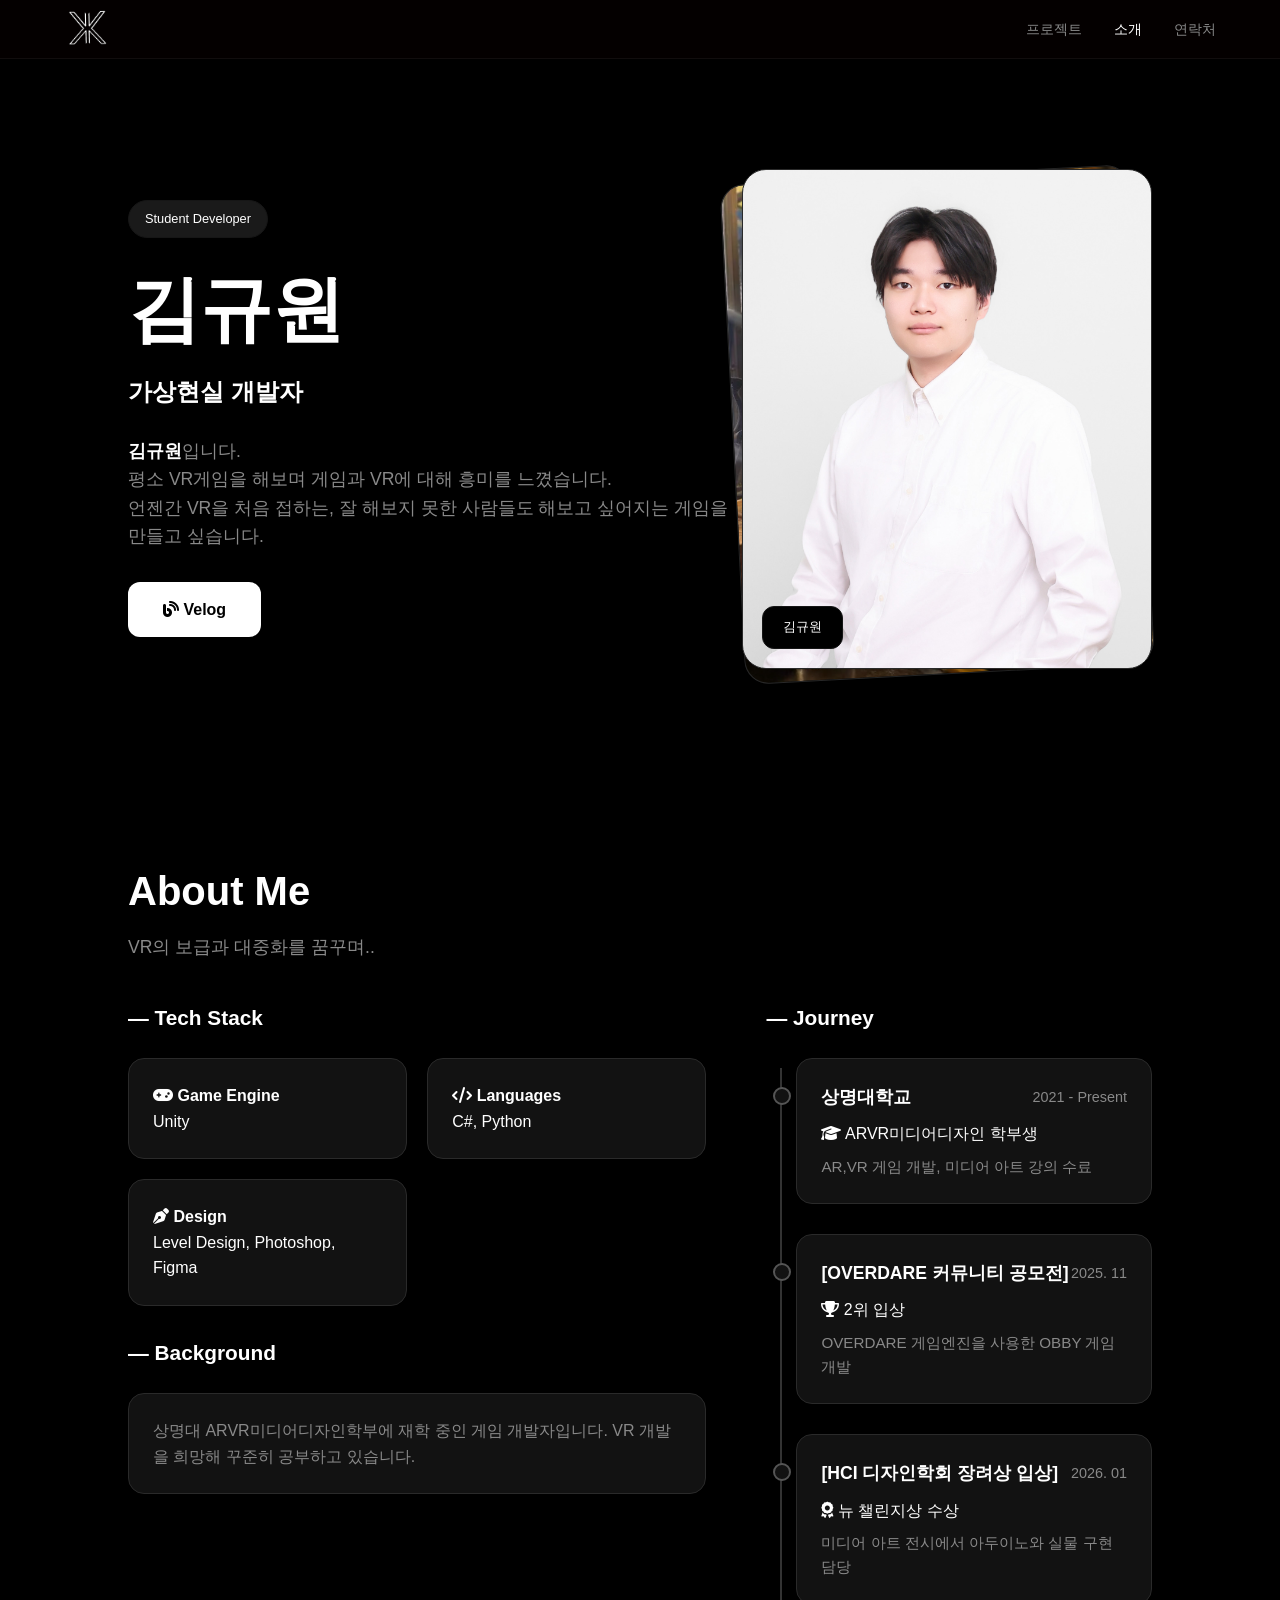
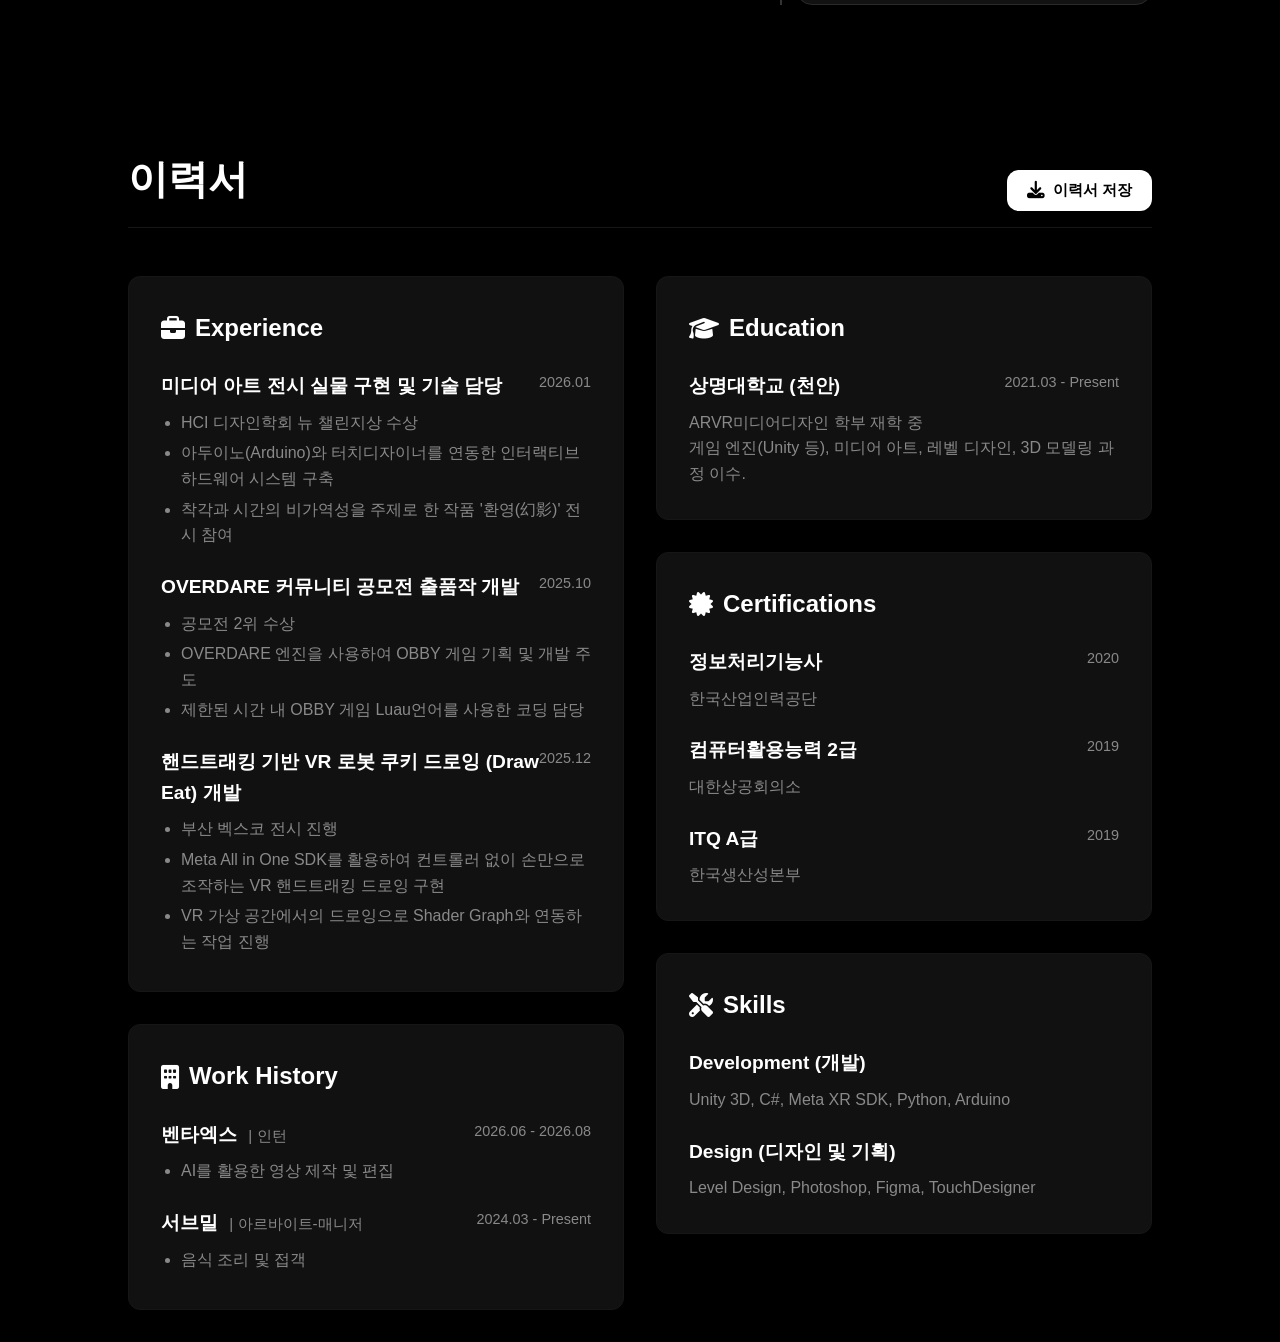
<file: about.html>
<!DOCTYPE html>
<html lang="ko">

<head>
    <meta name="viewport" content="width=device-width, initial-scale=1.0">
    <meta charset="UTF-8">
    <title>기록보관소 - 소개</title>
    <link rel="stylesheet" href="style.css">
    <link rel="stylesheet" href="https://cdnjs.cloudflare.com/ajax/libs/font-awesome/6.4.0/css/all.min.css">
    <style>
        .resume-section {
            padding: 2rem 10%;
        }
        .resume-header {
            margin-bottom: 3rem;
            border-bottom: 1px solid var(--border);
            padding-bottom: 1rem;
        }
        .resume-header h2 {
            font-size: 2.5rem;
        }
        .resume-grid {
            display: grid;
            grid-template-columns: repeat(auto-fit, minmax(320px, 1fr));
            gap: 2rem;
            align-items: start;
        }
        .resume-col {
            display: flex;
            flex-direction: column;
            gap: 2rem;
        }
        .resume-block {
            background: #111;
            border: 1px solid var(--border);
            border-radius: 12px;
            padding: 2rem;
        }
        .resume-block h3 {
            font-size: 1.5rem;
            margin-bottom: 1.5rem;
            color: var(--accent);
            display: flex;
            align-items: center;
            gap: 10px;
        }
        .resume-item {
            margin-bottom: 1.5rem;
        }
        .resume-item:last-child {
            margin-bottom: 0;
        }
        .resume-item-header {
            display: flex;
            justify-content: space-between;
            align-items: flex-start;
            margin-bottom: 0.5rem;
        }
        .resume-item-title {
            font-size: 1.2rem;
            font-weight: 600;
        }
        .resume-item-date {
            color: var(--text-sub);
            font-size: 0.9rem;
        }
        .resume-item-desc {
            color: var(--text-sub);
            line-height: 1.6;
            margin-top: 5px;
        }
        .resume-item ul {
            padding-left: 20px;
            margin-top: 5px;
            color: var(--text-sub);
        }
        .resume-item ul li {
            margin-bottom: 5px;
        }

        /* --- PDF 다운로드(Print) 전용 스타일 --- */
        @media print {
            header, .hero, .about-me, button, .btn-primary {
                display: none !important;
            }
            body {
                background: white !important;
                color: black !important;
                -webkit-print-color-adjust: exact;
                print-color-adjust: exact;
                font-size: 0.85rem !important;
                line-height: 1.4 !important;
            }
            .resume-section {
                padding: 0 !important;
                margin: 0 !important;
            }
            .screen-title { display: none !important; }
            .print-profile { display: flex !important; justify-content: space-between !important; align-items: flex-end !important; width: 100% !important; }
            
            .resume-header {
                border-bottom: 2px solid black !important;
                margin-bottom: 1rem !important;
                padding-bottom: 1rem !important;
            }
            .print-profile h2 {
                color: black !important;
                font-size: 1.6rem !important;
            }
            .print-profile img {
                width: 80px !important;
                height: 105px !important;
            }
            .resume-item-title, .resume-item-desc, .resume-item ul {
                color: black !important;
            }
            .resume-block h3 {
                color: #333 !important;
                margin-bottom: 0.5rem !important;
                font-size: 1.1rem !important;
            }
            .resume-item-date {
                color: #555 !important;
                font-size: 0.8rem !important;
            }
            .resume-block {
                background: transparent !important;
                border: none !important;
                padding: 0 !important;
                margin: 0 !important;
                break-inside: avoid;
            }
            .resume-col {
                gap: 0.5rem !important;
            }
            .resume-item {
                margin-bottom: 0.5rem !important;
            }
            .resume-item-title {
                font-size: 0.95rem !important;
            }
            .resume-grid {
                grid-template-columns: 1fr 1fr !important;
                gap: 1rem !important;
            }
            .resume-item ul {
                margin-top: 2px !important;
                padding-left: 15px !important;
            }
            .resume-item ul li {
                margin-bottom: 2px !important;
            }
            @page {
                size: A4;
                margin: 8mm;
            }
        }
    </style>
</head>

<body>
    <header>
        <img class="logo" src="./Images/Projects/Name_MonogramW.png" alt="K_Q_1">
        <nav>
            <ul>
                <li><a href="index.html">프로젝트</a></li>
                <li><a href="about.html" style="color: var(--text-main);">소개</a></li>
                <li><a href="contact.html">연락처</a></li>
            </ul>
        </nav>
    </header>

    <main>
        <section class="hero">
            <div class="hero-text">
                <span class="badge">Student Developer</span>
                <h1>김규원</h1>
                <h2>가상현실 개발자</h2> <br>
                <p> <strong>김규원</strong>입니다.<br>평소 VR게임을 해보며 게임과 VR에 대해 흥미를 느꼈습니다.
                    <br>언젠간 VR을 처음 접하는, 잘 해보지 못한 사람들도 해보고 싶어지는 게임을 만들고 싶습니다.
                </p>

                <div class="cta-group">
                    <a href="https://velog.io/@kyuwon3197/posts" target="_blank" class="btn-primary" style="text-decoration: none;"><i class="fas fa-blog"></i> Velog</a>
                    <!-- 나중에 추가
                    <div class="social-links">
                        <i class="fab fa-github"></i>
                        <i class="fab fa-youtube"></i>
                        <i class="fab fa-twitter"></i>
                    </div>
                    -->
                </div>
            </div>

            <div class="hero-visual">
                <div class="image-card" onclick="this.classList.toggle('swapped')">
                    <div class="card-bg-front"></div>
                    <div class="card-bg-back"></div>
                    <div class="badge-unity">김규원</div>
                </div>
            </div>
        </section>

        <section id="about-me" class="about-me">
            <div class="section-title">
                <h2>About Me</h2>
                <p>VR의 보급과 대중화를 꿈꾸며..</p>
            </div>

            <div class="about-content">
                <div class="content-left">
                    <h3>— Tech Stack</h3>
                    <div class="tech-grid">
                        <div class="tech-card">
                            <h4><i class="fas fa-gamepad"></i> Game Engine</h4>
                            <div class="tags"><span>Unity</span></div>
                        </div>
                        <div class="tech-card">
                            <h4><i class="fas fa-code"></i> Languages</h4>
                            <div class="tags"><span>C#, </span><span>Python</span></div>
                        </div>
                        <div class="tech-card">
                            <h4><i class="fas fa-pen-nib"></i> Design</h4>
                            <div class="tags"><span>Level Design, </span><span>Photoshop, </span><span>Figma</span></div>
                        </div>
                    </div>

                    <h3>— Background</h3>
                    <div class="background-box">
                        <p>상명대 ARVR미디어디자인학부에 재학 중인 게임 개발자입니다. VR 개발을 희망해 꾸준히 공부하고 있습니다.</p>
                    </div>
                </div>

                <div class="content-right">
                    <h3>— Journey</h3>
                    <div class="timeline">
                        <div class="timeline-item">
                            <div class="time-header">
                                <h4>상명대학교</h4>
                                <span class="date">2021 - Present</span>
                            </div>
                            <p class="sub-title"><i class="fas fa-graduation-cap"></i> ARVR미디어디자인 학부생</p>
                            <p class="desc">AR,VR 게임 개발, 미디어 아트 강의 수료 </p>
                        </div>

                        <div class="timeline-item">
                            <div class="time-header">
                                <h4>[OVERDARE 커뮤니티 공모전]</h4>
                                <span class="date">2025. 11</span>
                            </div>
                            <p class="sub-title"><i class="fas fa-trophy"></i> 2위 입상</p>
                            <p class="desc">OVERDARE 게임엔진을 사용한 OBBY 게임 개발</p>
                        </div>

                        <div class="timeline-item">
                            <div class="time-header">
                                <h4>[HCI 디자인학회 장려상 입상]</h4>
                                <span class="date">2026. 01</span>
                            </div>
                            <p class="sub-title"><i class="fas fa-award"></i> 뉴 챌린지상 수상</p>
                            <p class="desc">미디어 아트 전시에서 아두이노와 실물 구현 담당</p>
                        </div>
                    </div>
                </div>
            </div>
        </section>

        <section class="resume-section">
            <div class="resume-header">
                <!-- 웹 화면용 타이틀 -->
                <div class="screen-title" style="display: flex; justify-content: space-between; align-items: flex-end;">
                    <h2>이력서</h2>
                    <button onclick="window.print()" class="btn-primary" style="padding: 10px 20px; font-size: 0.95rem; display: flex; align-items: center; gap: 8px; border: none; cursor: pointer;">
                        <i class="fas fa-download" style="font-size: 1.1rem;"></i> 이력서 저장
                    </button>
                </div>
                
                <!-- 인쇄(PDF) 전용 타이틀 -->
                <div class="print-profile" style="display: none;">
                    <div>
                        <h2 style="margin-bottom: 5px;">김규원</h2>
                        <p style="color: #333; margin: 0; font-size: 0.95rem;">가상현실 개발자 | grave0718@gmail.com</p>
                    </div>
                    <img src="./Images/Profile/김규원2.jpg" alt="Profile" style="width: 80px; height: 105px; object-fit: cover; border-radius: 8px;">
                </div>
            </div>
            
            <div class="resume-grid">
                <!-- 좌측 그룹: Experience & Work History -->
                <div class="resume-col">
                    

                    <div class="resume-block">
                        <h3><i class="fas fa-briefcase"></i> Experience</h3>
                        <div class="resume-item">
                            <div class="resume-item-header">
                                <div class="resume-item-title">미디어 아트 전시 실물 구현 및 기술 담당</div>
                                <div class="resume-item-date">2026.01</div>
                            </div>
                            <div class="resume-item-desc">
                                <ul>
                                    <li>HCI 디자인학회 뉴 챌린지상 수상</li>
                                    <li>아두이노(Arduino)와 터치디자이너를 연동한 인터랙티브 하드웨어 시스템 구축</li>
                                    <li>착각과 시간의 비가역성을 주제로 한 작품 '환영(幻影)' 전시 참여</li>
                                </ul>
                            </div>
                        </div>
                        <div class="resume-item">
                            <div class="resume-item-header">
                                <div class="resume-item-title">OVERDARE 커뮤니티 공모전 출품작 개발</div>
                                <div class="resume-item-date">2025.10</div>
                            </div>
                            <div class="resume-item-desc">
                                <ul>
                                    <li>공모전 2위 수상</li>
                                    <li>OVERDARE 엔진을 사용하여 OBBY 게임 기획 및 개발 주도</li>
                                    <li>제한된 시간 내 OBBY 게임 Luau언어를 사용한 코딩 담당</li>
                                </ul>
                            </div>
                        </div>
                        <div class="resume-item">
                            <div class="resume-item-header">
                                <div class="resume-item-title">핸드트래킹 기반 VR 로봇 쿠키 드로잉 (Draw Eat) 개발</div>
                                <div class="resume-item-date">2025.12</div>
                            </div>
                            <div class="resume-item-desc">
                                <ul>
                                    <li>부산 벡스코 전시 진행</li>
                                    <li>Meta All in One SDK를 활용하여 컨트롤러 없이 손만으로 조작하는 VR 핸드트래킹 드로잉 구현</li>
                                    <li>VR 가상 공간에서의 드로잉으로 Shader Graph와 연동하는 작업 진행</li>
                                </ul>
                            </div>
                        </div>
                    </div>
                    <div class="resume-block">
                        <h3><i class="fas fa-building"></i> Work History</h3>
                        
                        <div class="resume-item">
                            <div class="resume-item-header">
                                <div class="resume-item-title">벤타엑스 <span style="color: var(--text-sub); font-size: 0.95rem; font-weight: 400; margin-left: 6px;">| 인턴</span></div>
                                <div class="resume-item-date">2026.06 - 2026.08</div>
                            </div>
                            <div class="resume-item-desc">
                                <ul>
                                    <li>AI를 활용한 영상 제작 및 편집</li>
                                </ul>
                            </div>
                        </div>

                        <div class="resume-item">
                            <div class="resume-item-header">
                                <div class="resume-item-title">서브밀 <span style="color: var(--text-sub); font-size: 0.95rem; font-weight: 400; margin-left: 6px;">| 아르바이트-매니저</span></div>
                                <div class="resume-item-date">2024.03 - Present</div>
                            </div>
                            <div class="resume-item-desc">
                                <ul>
                                    <li>음식 조리 및 접객</li>
                                </ul>
                            </div>
                        </div>
                    </div>
                </div>

                <!-- 우측 그룹: Education, Certifications, Skills -->
                <div class="resume-col">
                    <div class="resume-block">
                        <h3><i class="fas fa-graduation-cap"></i> Education</h3>
                        <div class="resume-item">
                            <div class="resume-item-header">
                                <div class="resume-item-title">상명대학교 (천안)</div>
                                <div class="resume-item-date">2021.03 - Present</div>
                            </div>
                            <div class="resume-item-desc">
                                ARVR미디어디자인 학부 재학 중<br>
                                게임 엔진(Unity 등), 미디어 아트, 레벨 디자인, 3D 모델링 과정 이수.
                            </div>
                        </div>
                    </div>
                    
                    <div class="resume-block">
                        <h3><i class="fas fa-certificate"></i> Certifications</h3>
                        <div class="resume-item">
                            <div class="resume-item-header">
                                <div class="resume-item-title">정보처리기능사</div>
                                <div class="resume-item-date">2020</div>
                            </div>
                            <div class="resume-item-desc">
                                한국산업인력공단
                            </div>
                        </div>
                        <div class="resume-item">
                            <div class="resume-item-header">
                                <div class="resume-item-title">컴퓨터활용능력 2급</div>
                                <div class="resume-item-date">2019</div>
                            </div>
                            <div class="resume-item-desc">
                                대한상공회의소
                            </div>
                        </div>
                        <div class="resume-item">
                            <div class="resume-item-header">
                                <div class="resume-item-title">ITQ A급</div>
                                <div class="resume-item-date">2019</div>
                            </div>
                            <div class="resume-item-desc">
                                한국생산성본부
                            </div>
                        </div>
                    </div>
                    
                    <div class="resume-block">
                        <h3><i class="fas fa-tools"></i> Skills</h3>
                        <div class="resume-item">
                            <div class="resume-item-header">
                                <div class="resume-item-title">Development (개발)</div>
                            </div>
                            <div class="resume-item-desc">
                                Unity 3D, C#, Meta XR SDK, Python, Arduino
                            </div>
                        </div>
                        <div class="resume-item">
                            <div class="resume-item-header">
                                <div class="resume-item-title">Design (디자인 및 기획)</div>
                            </div>
                            <div class="resume-item-desc">
                                Level Design, Photoshop, Figma, TouchDesigner
                            </div>
                        </div>
                    </div>
                </div>
            </div>
        </section>
    </main>



    <script src="main.js"></script>
</body>

</html>
</file>
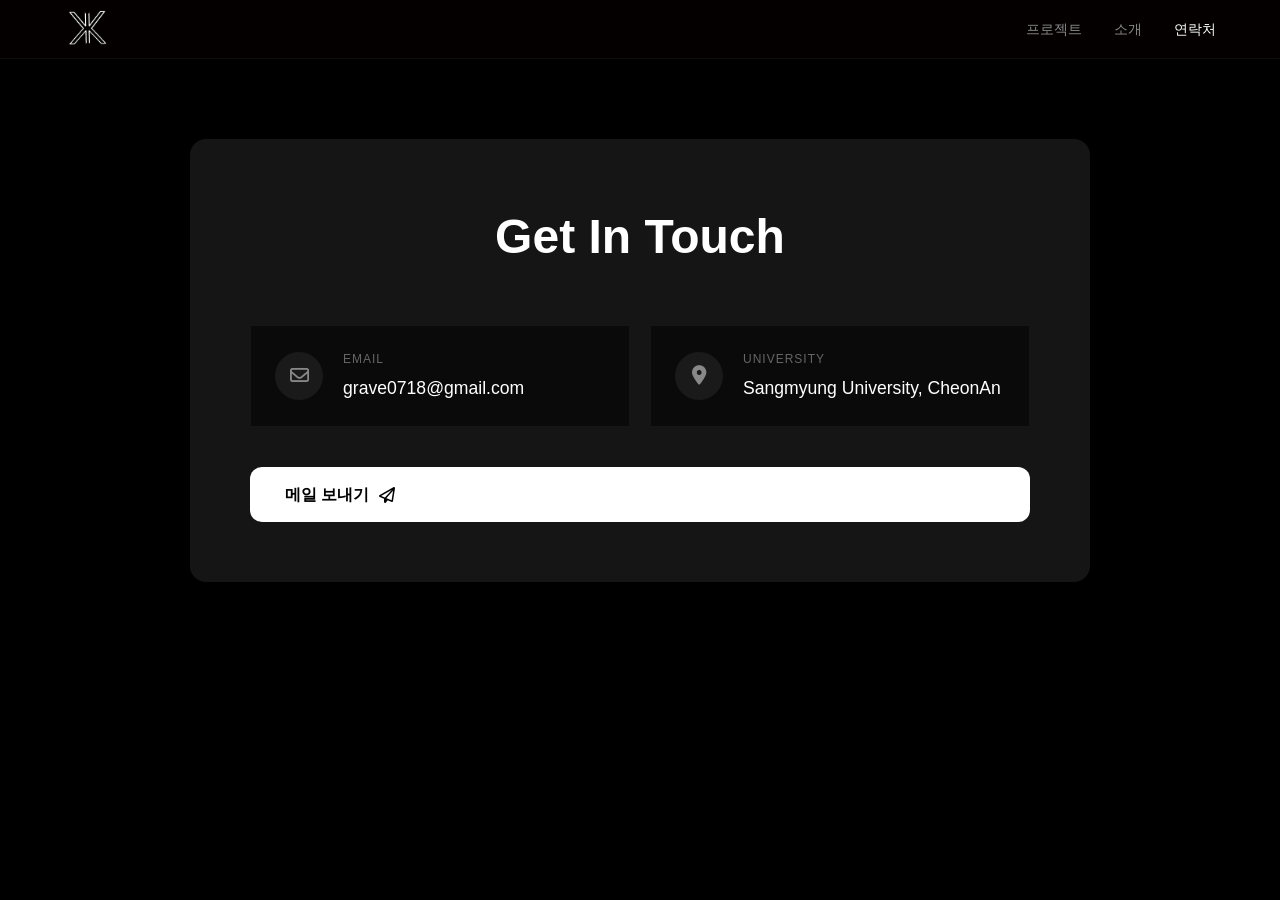
<file: contact.html>
<!DOCTYPE html>
<html lang="ko">

<head>
    <meta name="viewport" content="width=device-width, initial-scale=1.0">
    <meta charset="UTF-8">
    <title>기록보관소 - 연락처</title>
    <link rel="stylesheet" href="style.css">
    <link rel="stylesheet" href="https://cdnjs.cloudflare.com/ajax/libs/font-awesome/6.4.0/css/all.min.css">
</head>

<body>
    <header>
        <img class="logo" src="./Images/Projects/Name_MonogramW.png" alt="K_Q_1">
        <nav>
            <ul>
                <li><a href="index.html">프로젝트</a></li>
                <li><a href="about.html">소개</a></li>
                <li><a href="contact.html" style="color: var(--text-main);">연락처</a></li>
            </ul>
        </nav>
    </header>

    <main>
        <section id="contact" class="contact-section">
            <div class="contact-card">
                <h2>Get In Touch</h2>
                <p class="contact-subtitle"></p>

                <div class="contact-grid">
                    <div class="contact-item">
                        <div class="contact-icon"><i class="far fa-envelope"></i></div>
                        <div class="contact-text">
                            <span class="contact-label">EMAIL</span>
                            <strong>grave0718@gmail.com</strong>
                        </div>
                    </div>

                    <div class="contact-item">
                        <div class="contact-icon"><i class="fas fa-map-marker-alt"></i></div>
                        <div class="contact-text">
                            <span class="contact-label">UNIVERSITY</span>
                            <strong>Sangmyung University, CheonAn</strong>
                        </div>
                    </div>
                </div>

                <a href="mailto:grave0718@gmail.com" class="btn-primary btn-centered" style="text-decoration: none;">메일 보내기 <i class="far fa-paper-plane"></i></a>
            </div>
        </section>
    </main>

    <script src="main.js"></script>
</body>

</html>
</file>
<file: style.css>
:root {
    --bg-color: oklch(0.02 0 0);
    /* 배경: 완전 검정보다 약간 깊이감 있는 블랙 */
    --card-bg: oklch(0.07 0 0);
    /* 카드 배경: 짙은 회색 */
    --text-main: oklch(1 0 0);
    --text-sub: oklch(0.63 0 0);
    /* 서브 텍스트: 회색 */
    --accent: oklch(1 0 0);
    /* 강조색: 화이트 */
    --border: oklch(0.2 0 0);
    /* 경계선 색상 */
}

html {
    scroll-behavior: smooth;
    overflow-y: scroll;
}

* {
    margin: 0;
    padding: 0;
    box-sizing: border-box;
    font-family: 'Pretendard', 'Inter', sans-serif;
    /* 폰트가 핵심입니다 */
}

body {
    background-color: var(--bg-color);
    color: var(--text-main);
    line-height: 1.6;
}


header {
    position: sticky;
    top: 0;
    z-index: 1000;
    background-color: rgba(5, 0, 0, 0.8);
    backdrop-filter: blur(10px);
    display: flex;
    justify-content: space-between;
    align-items: center;
    padding: 1rem 5%; /* 원래 수준의 슬림한 상단바 굵기를 유지합니다 */
    border-bottom: 1px solid rgba(255, 255, 255, 0.05);
}

nav {
    margin-left: auto; /* 로고가 공중에 떠 있기 때문에, 메뉴들이 오른쪽 끝에 붙도록 밀어줍니다 */
}

.logo {
    position: absolute;
    top: 5px; /* 위쪽 여백을 주어 상하 간격의 밸런스를 맞춤 */
    left: 5%;
    height: 50px; /* 로고 크기만 단독으로 큼직하게! 숫자를 조절해보세요 */
    width: auto;
    object-fit: contain;
    z-index: 1001; /* 다른 요소들보다 항상 위에 뜨도록 설정 */
}

nav ul {
    display: flex;
    list-style: none;
}

nav ul li {
    margin-left: 2rem;
}

nav ul li a {
    text-decoration: none;
    font-size: 0.9rem;
    color: var(--text-sub);
    transition: 0.3s;
}

nav ul li a:hover {
    color: var(--text-main);
}

.hero {
    display: flex;
    align-items: center;
    justify-content: space-between;
    min-height: 80vh;
    padding: 0 10%;
}

.hero-text {
    flex: 1.2;
}

.badge {
    background: rgba(255, 255, 255, 0.1);
    padding: 8px 16px;
    border-radius: 50px;
    font-size: 0.8rem;
    border: 1px solid var(--border);
    margin-bottom: 2rem;
    display: inline-block;
}

.hero-text h1 {
    font-size: 4.5rem;
    /* 크게 가야 느낌이 납니다 */
    line-height: 1.1;
    margin-bottom: 1.5rem;
}

.hero-text p {
    color: var(--text-sub);
    font-size: 1.1rem;
    margin-bottom: 2rem;
}

.hero-text strong {
    color: var(--text-main);
}

.hero-visual {
    flex: 0.8;
    display: flex;
    justify-content: flex-end;
}

.image-card {
    position: relative;
    max-width: 450px;
    width: 100%;
    height: 500px;
    display: flex;
    align-items: flex-end;
    padding: 20px;
    cursor: pointer;
    transition: transform 0.3s cubic-bezier(0.25, 1, 0.5, 1);
}

.image-card:hover {
    transform: translateY(-10px);
}

.card-bg-front, .card-bg-back {
    position: absolute;
    top: 0; left: 0; right: 0; bottom: 0;
    border-radius: 24px;
    background-size: cover;
    background-position: center;
    border: 1px solid #2a2a2a;
    background-color: var(--card-bg);
    transition: transform 0.5s cubic-bezier(0.4, 0, 0.2, 1), z-index 0s 0.25s, box-shadow 0.5s ease;
    box-shadow: 0 5px 15px rgba(0,0,0,0.3);
}

.card-bg-front {
    background-image: url('Images/Profile/김규원2.jpg'); 
    transform: rotate(0deg) translate(0px, 0px);
    z-index: 2;
}

.card-bg-back {
    background-image: url('Images/Profile/IMG_20240602_171643_382.webp'); 
    transform: rotate(-3deg) translate(-10px, 5px);
    z-index: 1;
}

.image-card:hover .card-bg-front {
    box-shadow: 0 15px 30px rgba(0, 0, 0, 0.5);
}

.image-card.swapped .card-bg-front {
    transform: rotate(-3deg) translate(-10px, 5px);
    z-index: 1;
    box-shadow: 0 5px 15px rgba(0,0,0,0.3);
}

.image-card.swapped .card-bg-back {
    transform: rotate(0deg) translate(0px, 0px);
    z-index: 2;
}

.image-card.swapped:hover .card-bg-back {
    box-shadow: 0 15px 30px rgba(0, 0, 0, 0.5);
}

/* Removed `::before` tilted line, combined with real layered cards */

.badge-unity {
    background: #000;
    padding: 10px 20px;
    border-radius: 12px;
    font-size: 0.8rem;
    border: 1px solid var(--border);
    display: flex;
    align-items: center;
    position: relative;
    z-index: 10;
}

.cta-group {
    display: flex;
    align-items: center;
    gap: 20px;
}

.btn-primary {
    background: #fff;
    color: #000;
    padding: 15px 35px;
    border-radius: 12px;
    font-weight: 700;
    border: none;
    cursor: pointer;
}

.social-links i {
    font-size: 1.2rem;
    color: var(--text-sub);
    margin-left: 15px;
    padding: 12px;
    border: 1px solid var(--border);
    border-radius: 50%;
    cursor: pointer;
}


.about-me {
    padding: 5rem 10%;
}

.section-title h2 {
    font-size: 2.5rem;
    margin-bottom: 10px;
}

.about-content {
    display: flex;
    gap: 60px;
    margin-top: 40px;
}

.content-left {
    flex: 1.2;
}

.content-right {
    flex: 0.8;
}

.tech-grid {
    display: grid;
    grid-template-columns: repeat(2, 1fr);
    gap: 20px;
    margin-bottom: 30px;
}

.tech-card,
.background-box {
    background: #121212;
    border: 1px solid #2a2a2a;
    padding: 24px;
    border-radius: 16px;
}

.section-title p {
    color: var(--text-sub);
    font-size: 1.1rem;
    margin-bottom: 2rem;
}

.background-box p {
    color: var(--text-sub);
}

h3 {
    font-size: 1.3rem;
    margin-bottom: 1.5rem;
    color: var(--text-main);
}

.timeline {
    position: relative;
}

.timeline-item {
    position: relative;
    background: #121212;
    border: 1px solid #2a2a2a;
    padding: 24px;
    border-radius: 16px;
    margin-left: 30px;
    margin-bottom: 30px;
}

/* 수직 선 */
.timeline::before {
    content: '';
    position: absolute;
    left: 15px;
    transform: translateX(-50%);
    top: 10px;
    bottom: 0;
    width: 2px;
    background: #333;
}

/* 타임라인 원 */
.timeline-item::before {
    content: '';
    position: absolute;
    left: -15.5px;
    transform: translateX(-50%);
    top: 28px;
    width: 14px;
    height: 14px;
    border-radius: 50%;
    border: 2px solid #555;
    background: #121212;
    z-index: 1;
}

.time-header {
    display: flex;
    justify-content: space-between;
    align-items: center;
    margin-bottom: 10px;
}

.time-header h4 {
    font-size: 1.1rem;
    color: var(--text-main);
}

.time-header .date {
    font-size: 0.9rem;
    color: var(--text-sub);
}

.sub-title {
    color: var(--accent);
    font-weight: 500;
    margin-bottom: 8px;
}

.desc {
    color: var(--text-sub);
    font-size: 0.95rem;
}

@media (max-width: 1024px) {
    .about-content {
        flex-direction: column;
        /* 세로로 쌓기 */
    }

    .tech-grid {
        grid-template-columns: 1fr;
        /* 1줄로 변경 */
    }
}

/* ==========================================================================
   Projects Section
   ========================================================================== */
.projects-section {
    padding: 5rem 10%;
}

.projects-header {
    display: flex;
    justify-content: space-between;
    align-items: flex-end;
    margin-bottom: 3rem;
    border-bottom: 1px solid var(--border);
    padding-bottom: 20px;
}

.projects-header h2 {
    font-size: 2.5rem;
    margin-bottom: 10px;
}

.projects-header p {
    color: var(--text-sub);
}

.github-link {
    color: var(--text-main);
    text-decoration: none;
    font-size: 0.9rem;
    display: flex;
    align-items: center;
    gap: 8px;
    font-weight: 500;
}

.github-link:hover {
    color: var(--accent);
}

.carousel-container {
    position: relative;
    display: flex;
    align-items: center;
    width: 100%;
}

.carousel-btn {
    position: absolute;
    top: 50%;
    transform: translateY(-50%);
    background: rgba(0, 0, 0, 0.7);
    color: white;
    border: 1px solid var(--border);
    width: 50px;
    height: 50px;
    border-radius: 50%;
    display: flex;
    align-items: center;
    justify-content: center;
    cursor: pointer;
    z-index: 10;
    transition: 0.3s;
    font-size: 1.2rem;
}

.carousel-btn:hover {
    background: #fff;
    color: #000;
}

.prev-btn {
    left: -25px;
}

.next-btn {
    right: -25px;
}

.projects-grid {
    display: flex;
    gap: 32px;
    overflow-x: auto;
    scroll-behavior: smooth;
    scroll-snap-type: x mandatory;
    padding-bottom: 20px;
    width: 100%;
}

/* Custom Scrollbar for Carousel */
.projects-grid::-webkit-scrollbar {
    height: 8px;
}
.projects-grid::-webkit-scrollbar-track {
    background: #111; 
    border-radius: 4px;
}
.projects-grid::-webkit-scrollbar-thumb {
    background: #444; 
    border-radius: 4px;
}

.project-card {
    flex: 0 0 calc(90% - 16px);
    max-width: 800px;
    scroll-snap-align: center;
    background: #111;
    border: 1px solid var(--border);
    border-radius: 8px;
    overflow: hidden;
    display: flex;
    flex-direction: column;
}

.project-img {
    height: 500px;
    background-size: cover;
    background-position: center;
}

.project-info {
    display: none;
}

.engine-tag {
    font-size: 0.75rem;
    color: #888;
    margin-bottom: 12px;
    letter-spacing: 1px;
    font-weight: 600;
}

.project-card h3 {
    font-size: 1.4rem;
    margin-bottom: 12px;
}

.project-desc {
    color: var(--text-sub);
    font-size: 0.95rem;
    margin-bottom: 24px;
    flex: 1;
    line-height: 1.5;
}

.skill-tags {
    display: flex;
    flex-wrap: wrap;
    gap: 8px;
}

.skill-tags span {
    background: #1a1a1a;
    border: 1px solid #333;
    padding: 6px 12px;
    font-size: 0.75rem;
    color: #aaa;
    border-radius: 4px;
}

.skill-tags .plus-tag {
    background: #222;
    color: #fff;
}

/* ==========================================================================
   Contact Section
   ========================================================================== */
.contact-section {
    padding: 5rem 10% 8rem 10%;
    display: flex;
    justify-content: center;
}

.contact-card {
    background: #151515;
    border-radius: 16px;
    padding: 60px;
    width: 100%;
    max-width: 900px;
    text-align: center;
}

.contact-card h2 {
    font-size: 3rem;
    margin-bottom: 15px;
}

.contact-subtitle {
    color: var(--text-sub);
    font-size: 1.1rem;
    margin-bottom: 50px;
    line-height: 1.6;
}

.contact-grid {
    display: grid;
    grid-template-columns: 1fr 1fr;
    gap: 20px;
    margin-bottom: 40px;
}

.contact-item {
    background: #0a0a0a;
    border: 1px solid var(--border);
    padding: 24px;
    display: flex;
    align-items: center;
    gap: 20px;
    text-align: left;
}

.contact-icon {
    width: 48px;
    height: 48px;
    background: #1a1a1a;
    border-radius: 50%;
    display: flex;
    align-items: center;
    justify-content: center;
    font-size: 1.2rem;
    color: #888;
}

.contact-text {
    display: flex;
    flex-direction: column;
    gap: 4px;
}

.contact-label {
    font-size: 0.75rem;
    color: #666;
    letter-spacing: 1px;
}

.contact-text strong {
    font-size: 1.1rem;
    font-weight: 500;
}

.btn-centered {
    margin: 0 auto;
    display: flex;
    align-items: center;
    gap: 10px;
}

@media (max-width: 1024px) {
    .project-card {
        flex: 0 0 calc(100% - 16px);
    }
}

@media (max-width: 768px) {
    .contact-grid {
        grid-template-columns: 1fr;
    }
    
    .projects-header {
        flex-direction: column;
        align-items: flex-start;
        gap: 20px;
    }
}

/* ==========================================================================
   Project Hover Effects
   ========================================================================== */
.project-card {
    cursor: pointer;
    transition: transform 0.3s ease, box-shadow 0.3s ease;
    will-change: transform;
    transform: translateZ(0);
}

.project-card:hover {
    transform: translateY(-5px);
    border-color: #444;
}

.project-img {
    position: relative;
}

.project-overlay {
    position: absolute;
    top: 0; left: 0; right: 0; bottom: 0;
    background: rgba(0, 0, 0, 0.5);
    display: flex;
    align-items: center;
    justify-content: center;
    opacity: 0;
    transition: opacity 0.3s;
}

.project-card:hover .project-overlay {
    opacity: 1;
}

.btn-view {
    background: #fff;
    color: #000;
    padding: 12px 24px;
    border-radius: 30px;
    font-weight: 700;
    font-size: 0.95rem;
    display: flex;
    align-items: center;
    gap: 8px;
    transform: translateY(10px);
    transition: transform 0.3s;
}

.project-card:hover .btn-view {
    transform: translateY(0);
}

/* ==========================================================================
   Project Modal Structure
   ========================================================================== */
.modal {
    display: flex;
    visibility: hidden;
    opacity: 0;
    pointer-events: none;
    position: fixed;
    top: 0; left: 0; 
    width: 100%; height: 100%;
    background: rgba(0, 0, 0, 0.85);
    z-index: 1000;
    justify-content: center;
    align-items: center;
    padding: 20px;
    transition: opacity 0.2s, visibility 0.2s;
}

.modal.active {
    visibility: visible;
    opacity: 1;
    pointer-events: auto;
}

@keyframes fadeIn {
    from { opacity: 0; }
    to { opacity: 1; }
}

.modal-content {
    background: #0f0f0f;
    width: 100%;
    max-width: 1200px;
    max-height: 90vh;
    border-radius: 8px;
    border: 1px solid #333;
    display: flex;
    flex-direction: column;
    overflow: hidden;
}

.modal-header {
    display: flex;
    justify-content: space-between;
    align-items: center;
    padding: 20px 30px;
    border-bottom: 1px solid #222;
}

.modal-header h2 {
    font-size: 1.5rem;
    margin: 0;
}

.close-modal {
    font-size: 1.2rem;
    color: #888;
    cursor: pointer;
    padding: 5px;
    transition: color 0.2s;
}

.close-modal:hover {
    color: #fff;
}

.modal-body {
    display: flex;
    flex-direction: row;
    overflow-y: auto;
}

/* Modal Split Layout */
.modal-left {
    flex: 1.4;
    min-width: 0;
    background: #000;
}

.modal-right {
    flex: 1;
    min-width: 300px;
    padding: 30px;
    border-left: 1px solid #222;
    border-top: none;
}

/* Modal Graphics */
.modal-main-img {
    width: 100%;
    aspect-ratio: 16/9;
    background-size: cover;
    background-position: center;
}

.modal-thumbnails {
    display: flex;
    flex-wrap: wrap;
    gap: 10px;
    padding: 15px;
    background: #050505;
}

.thumb-img {
    width: 100px;
    height: 60px;
    background-size: cover;
    background-position: center;
    border: 2px solid transparent;
    cursor: pointer;
    opacity: 0.6;
    transition: 0.2s;
}

.thumb-img:hover, .thumb-img.active {
    opacity: 1;
    border-color: #fff;
}

/* Modal Details */
.modal-actions {
    display: flex;
    gap: 15px;
    margin-bottom: 40px;
}

.modal-actions a {
    flex: 1;
    text-align: center;
    padding: 12px;
    border-radius: 4px;
    text-decoration: none;
    font-weight: 600;
    font-size: 0.95rem;
    display: flex;
    align-items: center;
    justify-content: center;
    gap: 8px;
}

.btn-secondary {
    background: #1a1a1a;
    color: #fff;
    border: 1px solid #333;
}

.btn-secondary:hover {
    background: #222;
}

.modal-section {
    margin-bottom: 30px;
}

.modal-section h3 {
    font-size: 0.8rem;
    color: #888;
    letter-spacing: 1.5px;
    margin-bottom: 15px;
}

#modalDesc {
    color: #ccc;
    line-height: 1.6;
    font-size: 0.95rem;
}

#modalFeatures {
    list-style: none;
    padding: 0;
}

#modalFeatures li {
    position: relative;
    padding-left: 15px;
    margin-bottom: 12px;
    color: #bbb;
    font-size: 0.9rem;
}

#modalFeatures li::before {
    content: '•';
    position: absolute;
    left: 0;
    color: #666;
}

@media (max-width: 768px) {
    .modal-body {
        flex-direction: column;
    }
    .modal-right {
        border-left: none;
        border-top: 1px solid #222;
    }
}

/* ==========================================================================
   Full Screen Image Viewer
   ========================================================================== */
.fullscreen-viewer {
    display: flex;
    visibility: hidden;
    opacity: 0;
    pointer-events: none;
    position: fixed;
    top: 0; left: 0;
    width: 100vw; height: 100vh;
    background: rgba(0, 0, 0, 0.95);
    z-index: 9999;
    justify-content: center;
    align-items: center;
    cursor: zoom-out;
    transition: opacity 0.2s, visibility 0.2s;
}

.fullscreen-viewer.active {
    visibility: visible;
    opacity: 1;
    pointer-events: auto;
}

.fullscreen-viewer img {
    max-width: 90vw;
    max-height: 90vh;
    object-fit: contain;
    border-radius: 8px;
    box-shadow: 0 10px 40px rgba(0, 0, 0, 0.5);
}

.fullscreen-viewer.zoomed-container {
    align-items: flex-start;
    justify-content: center;
    overflow-y: auto;
    overflow-x: hidden;
    padding: 50px 0;
}

.fullscreen-viewer.zoomed-container img {
    width: 90vw;
    max-width: 1200px;
    height: auto;
    max-height: none;
    margin: 0 auto;
}

/* ==========================================================================
   Mobile Optimization (Hero, Project Card, Resume, Contact)
   ========================================================================== */
@media (max-width: 768px) {
    /* Hero Section */
    .hero {
        flex-direction: column;
        justify-content: center;
        text-align: center;
        padding: 5rem 5%;
        gap: 2rem;
    }
    .hero-text {
        display: flex;
        flex-direction: column;
        align-items: center;
    }
    .hero-text h1 {
        font-size: 3rem;
    }
    .hero-visual {
        justify-content: center;
        width: 100%;
    }
    .image-card {
        height: 400px;
        max-width: 320px;
    }
    
    /* Layout Paddings */
    .projects-section, .about-me, .resume-section, .contact-section {
        padding-left: 5%;
        padding-right: 5%;
    }
    
    /* Project Card & Modal */
    .project-img {
        height: 300px;
    }
    .modal-right {
        padding: 20px;
    }
    .modal-thumbnails {
        flex-wrap: wrap;
        justify-content: center;
    }
    
    /* Resume & Contact */
    .resume-grid {
        grid-template-columns: 1fr;
    }
    .resume-header h2 {
        font-size: 2rem;
    }
    .contact-card {
        padding: 30px 20px;
    }
    .contact-card h2 {
        font-size: 2.2rem;
    }
}

@media (max-width: 480px) {
    .hero-text h1 {
        font-size: 2.2rem;
    }
    .image-card {
        height: 300px;
        max-width: 260px;
    }
    .project-img {
        height: 220px;
    }
    .badge-unity {
        padding: 8px 16px;
        font-size: 0.75rem;
    }
    .btn-primary {
        padding: 12px 24px;
    }
}
</file>
